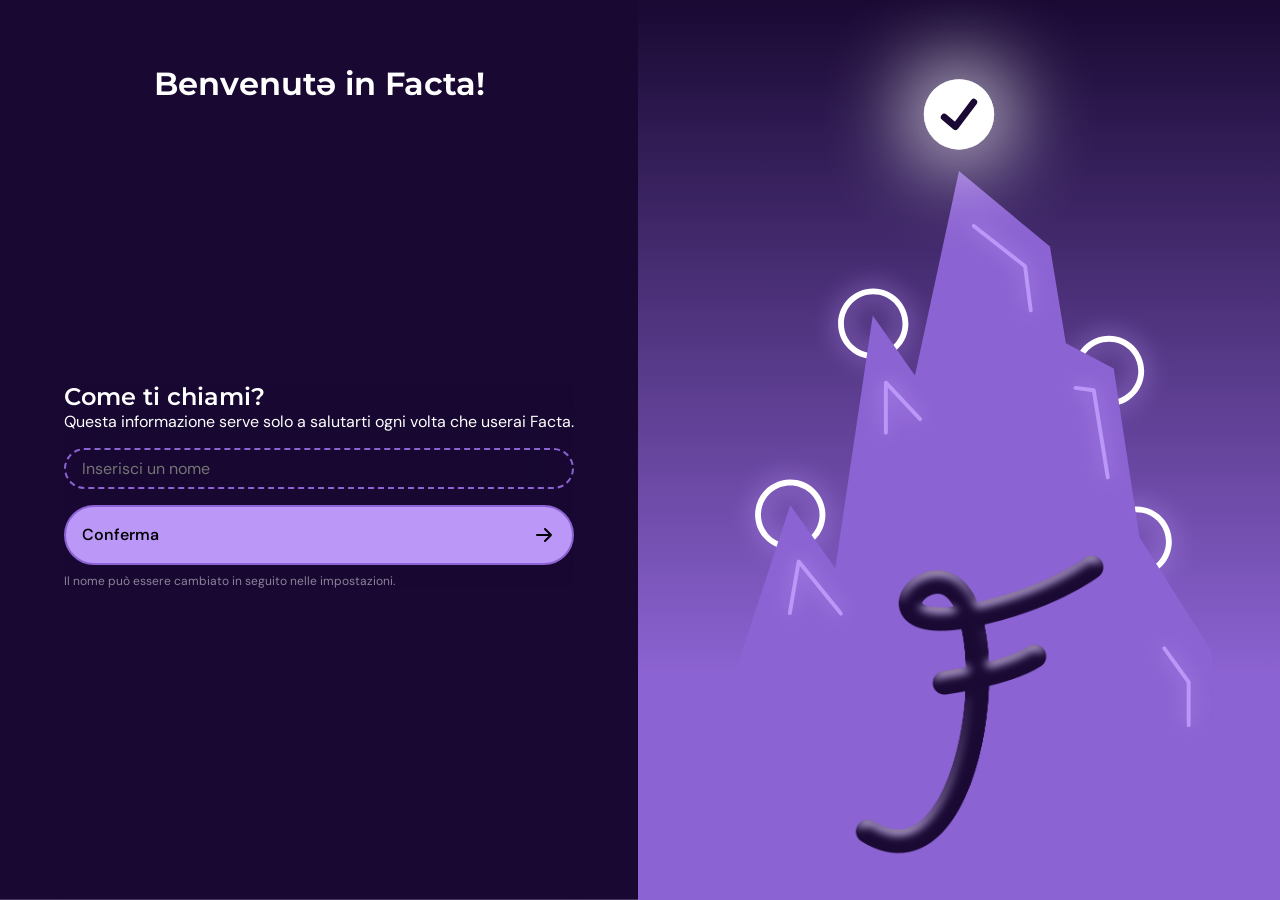
<file: index.html>
<!DOCTYPE html>
<html lang="it">
<head>
    <meta charset="UTF-8">
    <meta name="viewport" content="width=device-width, initial-scale=1.0">
    <title>Facta - Task</title>
    <!-- Change the favicons' name every time i update is so the browser doesn't keep using the old one -->
    <link rel="icon" href="facta favicon.svg" type="image/x-icon"/>
    <!-- Favicon for apple/android (eg: homepage shortcuts) -->
    <link rel="apple-touch-icon" href="facta alternate favicon.png">
    <link rel="icon" type="image/png" href="facta alternate favicon.png">
    <link rel="stylesheet" href="style.css">
    <link rel="preconnect" href="https://fonts.googleapis.com">
    <link rel="preconnect" href="https://fonts.gstatic.com" crossorigin>
    <!--Montserrat-->
    <link href="https://fonts.googleapis.com/css2?family=Montserrat:ital,wght@0,100..900;1,100..900&family=Space+Mono:ital,wght@0,400;0,700;1,400;1,700&display=swap" rel="stylesheet">
    <!--DM Sans-->
    <link href="https://fonts.googleapis.com/css2?family=DM+Sans:ital,opsz,wght@0,9..40,100..1000;1,9..40,100..1000&family=Montserrat:ital,wght@0,100..900;1,100..900&family=Space+Mono:ital,wght@0,400;0,700;1,400;1,700&display=swap" rel="stylesheet">
</head>
<body id="indexPage">
    <div class="bar bar-top" id="barTop">
        <div id="greetEncourageDiv">
            <h1><span id="greeting">Se vedi questo testo qualcosa è andato storto :D</span><span id="name"></span>,</h1>
            <span id="encouragement">Comincia a completare le tue task!</span>
        </div>
    </div>

    <div class="main" id="taskView"></div>
    <div class="main" style="display: none; gap: 16px; padding-top: 32px;" id="emptyListView">
        <div class="box box-danger" style="background: linear-gradient(color-mix(in srgb, var(--danger) 25%, transparent), transparent);">
            <p>Le task vengono salvate localmente e non sono sincronizzate con altri dispositivi, nessuno può accedervi.</p>
            <p style="color: var(--danger); margin-top: -8px;">Cancellando la cronologia è possibile che i dati vengano eliminati.</p>
        </div>
        <div class="box box-empty">
            <p style="color: var(--accent);">Aggiungi una task per visualizzarla qui</p>
        </div>
    </div>

    <div class="bar bar-bottom" style="flex-direction: row;" id="barBottom">
        <button class="button button-primary" id="buttonTaskNew">
            <span>Aggiungi una task</span>
            <span style="display: flex;"><img src="assets/plus primary.svg" alt=""></span>
        </button>
        <!-- A real form: the return key on mobile keyboards submits it natively (implicit submission) -->
        <form style="flex: 1; display: none; flex-direction: column;" id="inputTaskNewDiv" autocomplete="off">
            <input type="text" id="inputTaskNew" placeholder="Inserisci la task" enterkeyhint="send">
            <span class="text-info" style="color: var(--danger-accent); margin-top: 4px; display: none;" id="errorTaskEmpty">La task è vuota! Prova a scrivere qualcosa.</span>
        </form>
        <button class="button button-secondary" id="buttonSettings">
            <img src="assets/settings secondary.svg" alt="Apri le impostazioni">
        </button>
        <button class="button button-secondary" style="display: none;" id="buttonTaskCancel">
            <img src="assets/cancel secondary.svg" alt="Annulla inserimento task">
        </button>
    </div>

    <script src="taskStore.js"></script>
    <script src="index.js"></script>
</body>
</html>
</file>
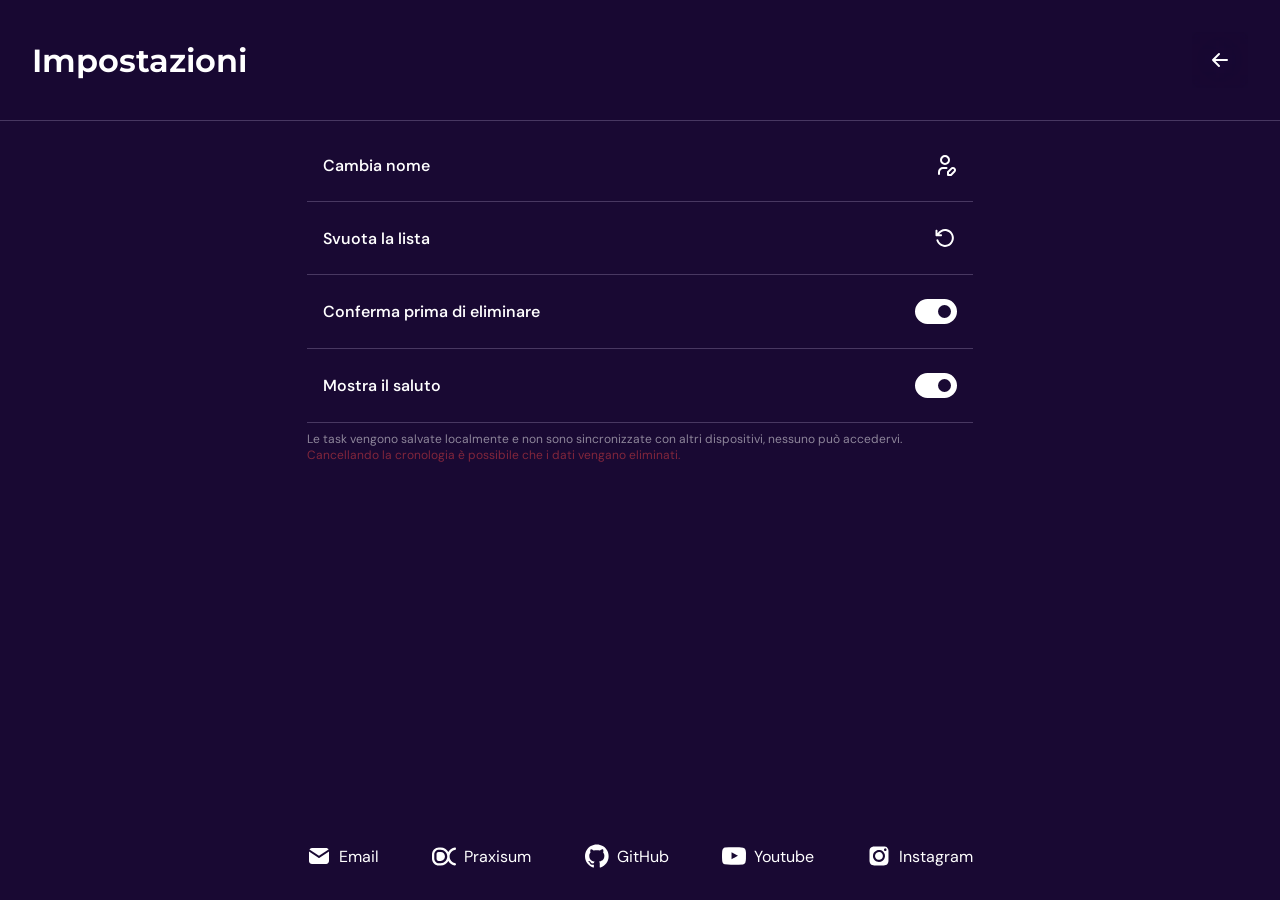
<file: settings.html>
<!DOCTYPE html>
<html lang="it">
<head>
    <meta charset="UTF-8">
    <meta name="viewport" content="width=device-width, initial-scale=1.0">
    <title>Facta - Impostazioni</title>
    <!-- Change the favicons' name every time i update is so the browser doesn't keep using the old one -->
    <link rel="icon" href="facta favicon.svg" type="image/x-icon"/>
    <!-- Favicon for apple/android (eg: homepage shortcuts) -->
    <link rel="apple-touch-icon" href="facta alternate favicon.png">
    <link rel="icon" type="image/png" href="facta alternate favicon.png">
    <link rel="stylesheet" href="style.css">
    <link rel="preconnect" href="https://fonts.googleapis.com">
    <link rel="preconnect" href="https://fonts.gstatic.com" crossorigin>
    <!--Montserrat-->
    <link href="https://fonts.googleapis.com/css2?family=Montserrat:ital,wght@0,100..900;1,100..900&family=Space+Mono:ital,wght@0,400;0,700;1,400;1,700&display=swap" rel="stylesheet">
    <!--DM Sans-->
    <link href="https://fonts.googleapis.com/css2?family=DM+Sans:ital,opsz,wght@0,9..40,100..1000;1,9..40,100..1000&family=Montserrat:ital,wght@0,100..900;1,100..900&family=Space+Mono:ital,wght@0,400;0,700;1,400;1,700&display=swap" rel="stylesheet">
</head>
<body id="settingsPage">
    <div class="bar bar-top" id="barTop">
        <h1>Impostazioni</h1>
    </div>

    <div class="main" style="gap: 8px;">
        <button class="button button-tertiary-text" id="buttonNameChange">
            <span>Cambia nome</span>
            <span style="display: flex;"><img src="assets/name-edit tertiary.svg" alt=""></span>
        </button>
        <hr>
        <button class="button button-tertiary-text" id="buttonListClear">
            <span>Svuota la lista</span>
            <span style="display: flex;"><img src="assets/reset tertiary.svg" alt=""></span>
        </button>
        <hr>
        <div class="div-toggle">
            <p>Conferma prima di eliminare</p>
            <label class="label-toggle">
                <input type="checkbox" id="toggleDeleteConfirm">
                <span class="input-slider">
                </span>
            </label>
        </div>
        <hr>
        <div class="div-toggle">
            <p>Mostra il saluto</p>
            <label class="label-toggle">
                <input type="checkbox" id="toggleGreeting">
                <span class="input-slider">
                </span>
            </label>
        </div>
        <hr>
        <p class="text-info">Le task vengono salvate localmente e non sono sincronizzate con altri dispositivi, nessuno può accedervi.</p>
        <p class="text-info" style="color: var(--danger); margin-top: -8px;">Cancellando la cronologia è possibile che i dati vengano eliminati.</p>
    </div>

    <footer>
        <div class="div-footer">
            <a href="https://www.praxisum.it/">
                <img src="assets/praxisum tertiary.svg" alt="">
                <span class="span-link">Praxisum</span>
            </a>
            <a href="https://github.com/GitAlexein/Facta">
                <img src="assets/github tertiary.svg" alt="">
                <span class="span-link">GitHub</span>
            </a>
            <a href="https://www.youtube.com/@praxisum.design/">
                <img src="assets/youtube.svg" alt="">
                <span class="span-link">Youtube</span>
            </a>
        </div>
        <div class="div-footer">
            <a href="https://www.instagram.com/praxisum.design/">
                <img src="assets/instagram.svg" alt="">
                <span class="span-link">Instagram</span>
            </a>
            <a href="mailto:hellopraxisum@protonmail.com">
                <img src="assets/email tertiary.svg" alt="">
                <span class="span-link">Email</span>
            </a>
        </div>
    </footer>

    <div class="bar bar-bottom" id="barBottom">
        <button class="button button-tertiary-text" id="buttonBack">
            <span>Indietro</span>
            <span style="display: flex;"><img src="assets/arrow tertiary.svg" alt="" style="rotate: 180deg;"></span>
        </button>
    </div>

    <script src="taskStore.js"></script>
    <script src="settings.js"></script>
</body>
</html>
</file>
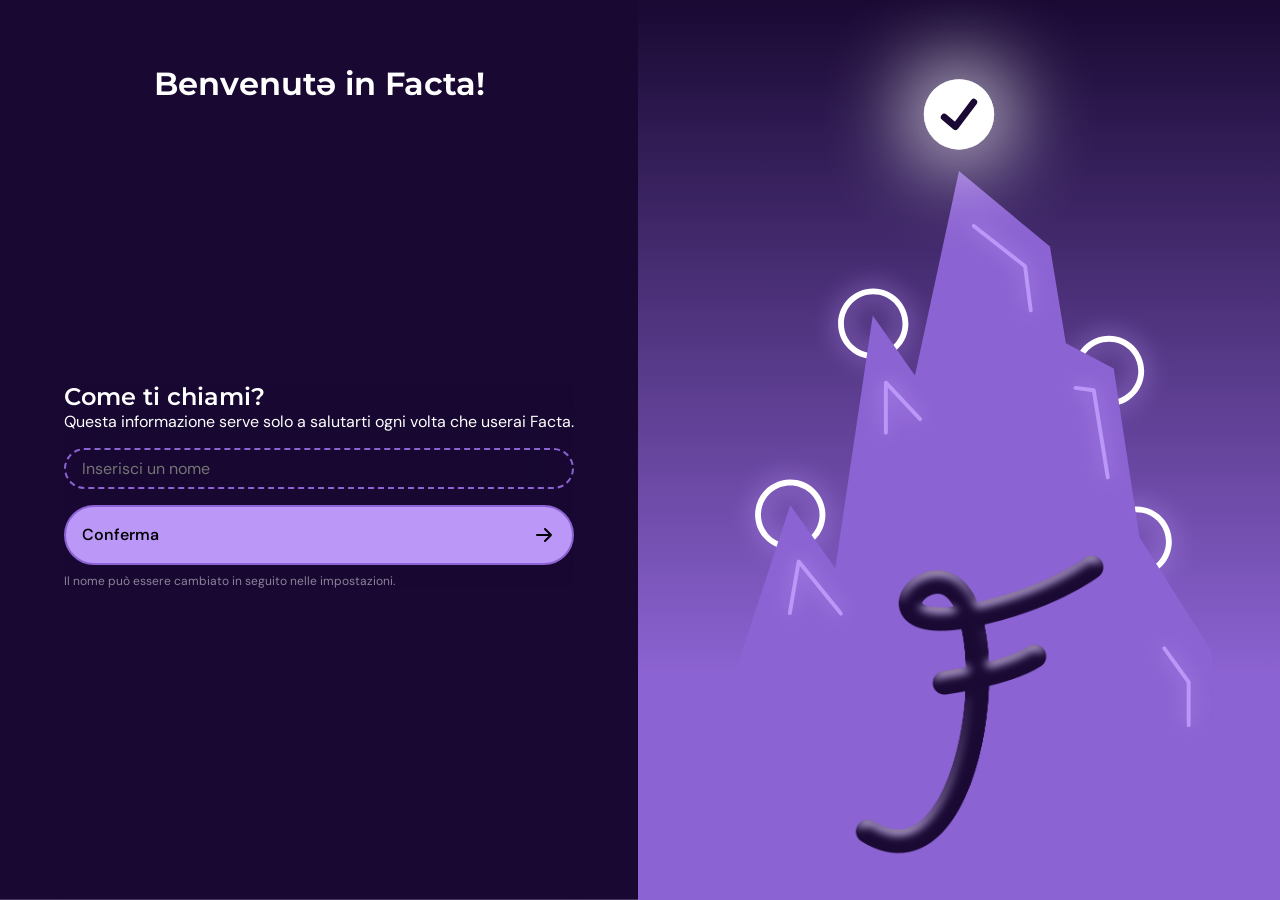
<file: welcome.html>
<!DOCTYPE html>
<html lang="it">
<head>
    <meta charset="UTF-8">
    <meta name="viewport" content="width=device-width, initial-scale=1.0">
    <title>Facta - Benvenutə!</title>
    <!-- Change the favicons' name every time i update is so the browser doesn't keep using the old one -->
    <link rel="icon" href="facta favicon.svg" type="image/x-icon"/>
    <!-- Favicon for apple/android (eg: homepage shortcuts) -->
    <link rel="apple-touch-icon" href="facta alternate favicon.png">
    <link rel="icon" type="image/png" href="facta alternate favicon.png">
    <link rel="stylesheet" href="style.css">
    <link rel="preconnect" href="https://fonts.googleapis.com">
    <link rel="preconnect" href="https://fonts.gstatic.com" crossorigin>
    <!--Montserrat-->
    <link href="https://fonts.googleapis.com/css2?family=Montserrat:ital,wght@0,100..900;1,100..900&family=Space+Mono:ital,wght@0,400;0,700;1,400;1,700&display=swap" rel="stylesheet">
    <!--DM Sans-->
    <link href="https://fonts.googleapis.com/css2?family=DM+Sans:ital,opsz,wght@0,9..40,100..1000;1,9..40,100..1000&family=Montserrat:ital,wght@0,100..900;1,100..900&family=Space+Mono:ital,wght@0,400;0,700;1,400;1,700&display=swap" rel="stylesheet">
</head>
<body id="welcomePage">
    <div class="bar bar-top" id="barTop">
        <h1>Benvenutə in Facta!</h1>
    </div>

   <div class="illustration" style="background: linear-gradient(to top, #8C63D2 25%, #190933);" id="welcomeIllustration">
        <img src="assets/welcome illustration.svg" alt="" style="flex: 1; height: 100%;">
   </div>

    <div class="bar bar-bottom" style= "gap: 16px;" id="barBottom">
        <span><h2>Come ti chiami?</h2></span>
        <span style="margin-top: -16px;">Questa informazione serve solo a salutarti ogni volta che userai Facta.</span>
        <!-- A real form: the return key on mobile keyboards submits it natively (implicit submission) -->
        <form style="width: 100%;" id="formNameNew" autocomplete="off">
            <input type="text" placeholder="Inserisci un nome" id="inputNameNew" enterkeyhint="go">
        </form>
        <button class="button button-primary" style="width: 100%;" id="buttonNameNew">
            <span>Conferma</span>
            <span style="display: flex;"><img src="assets/arrow primary.svg" alt=""></span>
        </button>
        <button class="button button-tertiary-text" style="margin-top: -8px; display: none;" id="buttonSkipName">
            <span>Salta questo passaggio</span>
            <span style="display: flex;"><img src="assets/cancel tertiary.svg" alt=""></span>
        </button>
        <span class="text-info" style="margin-top: -8px;">Il nome può essere cambiato in seguito nelle impostazioni.</span>
    </div>

    <script src="welcome.js"></script>
</body>
</html>
</file>
<file: style.css>
/* -------------------------------- SECTIONS -------------------------------- */
/*     Tokens · Hover · Base · Layout · Task · Checkbox · Buttons · Input     */
/* -------------------------------------------------------------------------- */

* {
    margin: 0;
}

/* --------------------------------- TOKENS --------------------------------- */

:root {
    --bg:           #190933;
    --accent:       #8C63D2;
    --primary:      #BB97F8;
    --secondary:    #41305F;
    --surface:      #D3C1EB40;   /* transparent purple for dividers/highlights */
    --danger:       #E74244;     /* red for actions or messages that require consideration (dangerous/important) */
    --danger-accent:#CF2E30;
    --text:         #ffffff;
}



/* ---------------------------------- HOVER --------------------------------- */

@media (hover: hover) and (pointer: fine) {

    button:hover {
        opacity: 50%;
    }

    /* Scale up slightly instead of just dimming */
    .button-tertiary-text:hover, .button-tertiary-icon:hover {
        background-color: var(--surface);
    }

    .task-text:hover {
        padding: 8px;
        background-color: var(--surface);
    }

    .label-checkbox:hover {
        opacity: 50%;
        transform: scale(1.2);
    }

    .label-toggle:hover .input-slider::before {
        transform: scale(1.2);
    }

    .label-toggle:hover input:checked ~ .input-slider::before {
        transform: translateX(17px) scale(1.2);
    }

    a:hover {
        transform: scale(1.2);
    }
}



/* ---------------------------------- BASE ---------------------------------- */

body {
    height: 100dvh;
    margin: 0;
    display: flex;
    flex-direction: column;
    background-color: var(--bg);
    font-family: "DM Sans", sans-serif;
    font-size: 16px;
    color: var(--text);
}

footer {
    display: grid;
    grid-template-columns: 1fr 1fr;
    align-items: start;
    justify-content: space-between;
    padding: 32px;
    gap: 48px;
}

h1, h2, h3, h4, h5, h6 {
    font-family: "Montserrat", sans-serif;
    margin: 0;
}

h1 { font-weight: 650; }
h2 { font-weight: 600; }


.span-link {
    display: flex;
    align-items: center;
    justify-content: center;
}

a {
    display: flex;
    gap: 8px;
    text-decoration: none;
    color: var(--text);
    transition: ease 150ms;
}

.text-info {
    font-size: 12px;
    opacity: 50%;
}



/* --------------------------------- LAYOUT --------------------------------- */

.div-footer {
    display: flex;
    flex-direction: column;
    align-items: start;
    justify-content: center;
    gap: 16px;
}

/* Sticky header and footer bars shared by .bar-top and .bar-bottom */
.bar {
    position: sticky;
    z-index: 10;
    backdrop-filter: blur(32px);
    display: flex;
    flex-direction: column;
    align-items: start;
    background-color: color-mix(in srgb, var(--bg) 50%, transparent);
    transition: ease 300ms;
}

.bar-top {
    top: 0;
    padding: 16px 32px 16px 32px;
    border-bottom: 1px solid var(--surface);
}


.bar-bottom {
    bottom: 0;
    padding: 16px 32px 16px 32px;
    border-top: 1px solid var(--surface);
    gap: 8px;
}

/* Scrollable area between the two bars */
.main {
    display: flex;
    flex-direction: column;
    flex: 1;
    padding: 16px 32px 32px 32px;
}

/* box to show a message */
.box {
    display: flex;
    flex-direction: column;
    gap: 16px;
    border-radius: 16px;
    padding: 16px;
}

/* dashed red borders */
.box-danger {
    background-color: color-mix(in srgb, var(--danger) 25%, transparent);
    border: 2px solid var(--danger-accent);
    height: fit-content;
}

/* dashed borders */
.box-empty {
    background-image: url("data:image/svg+xml,%3csvg width='100%25' height='100%25' xmlns='http://www.w3.org/2000/svg'%3e%3crect width='100%25' height='100%25' fill='none' rx='16' ry='16' stroke='%238C63D2FF' stroke-width='3' stroke-dasharray='6%2c 12' stroke-dashoffset='0' stroke-linecap='square'/%3e%3c/svg%3e");
    flex: 1;
    align-items: center;
    justify-content: center;
}

.div-toggle {
    display: flex;
    justify-content: space-between;
    align-items: center;
    padding: 16px;
    font-weight: 550;
}

.illustration {
    display: flex;
    flex: 1;
    min-height: 0;
    padding: 0;
    transition: 300ms ease;
}

hr {
    height: 1px;
    border: none;
    background: var(--surface);
    width: 100%;
    color: var(--surface);
}



/* ---------------------------------- TASK ---------------------------------- */

/* Single task row */
.task {
    display: flex;
    padding-top: 16px;
    padding-bottom: 16px;
    gap: 8px;
    align-items: center;
    border-bottom: 1px solid var(--surface);
}

/* Tappable text — highlights on press, struck through when done */
.task-text {
    flex: 1;
    border-radius: 16px;
    cursor: pointer;
    transition: ease 150ms;
}

.task-text:active {
    padding: 8px;
    background-color: var(--surface);
    transform: scale(0.95);
}

.task:has(.task-checkbox:checked) .task-text {
    text-decoration: line-through;
    opacity: 50%;
}



/* -------------------------------- CHECKBOX -------------------------------- */

/* <label> wrapper that sizes the icon and handles press animation */
label {
    display: flex;
    align-items: center;
    cursor: pointer;
    transition: ease 150ms;
}

.label-toggle input:checked ~ .input-slider::before { transform: translateX(17px); background: var(--bg); }
.label-toggle input:checked ~ .input-slider         { background: white;                                }

.label-checkbox:active {
    transform: scale(0.9);
}

/* Native checkbox is hidden — state drives the SVG icons below */
input[type="checkbox"] {
    display: none;
}

.checkbox-icon.done                          { display: none;  }
.task-checkbox:checked ~ .checkbox-icon.todo { display: none;  }
.task-checkbox:checked ~ .checkbox-icon.done { display: block; }



/* --------------------------------- BUTTONS -------------------------------- */

/* Base — shared by all three variants */
.button {
    box-sizing: border-box;
    display: flex;
    justify-content: space-between;
    align-items: center;
    border-radius: 99px;
    border: 2px solid var(--accent);
    padding: 16px;
    cursor: pointer;
    transition: ease 75ms;
    user-select: none;
    font-family: inherit;
    font-size: inherit;
    font-weight: 550;
}

/* filled + border */
.button-primary {
    flex: 1;
    background-color: var(--primary);
    color: black;
}

/* border only, no background */
.button-secondary {
    width: fit-content;
    background-color: transparent;
}

.button-secondary:active {
    background-color: var(--secondary);
}

/* no border, no background */
.button-tertiary-text {
    background: transparent;
    border: none;
    color: var(--text);
    width: 100%;
}

/* icon-only */
.button-tertiary-icon {
    background: transparent;
    border: none;
    color: var(--text);
    padding: 8px;
    font: inherit;
}

button:active {
    opacity: 50%;
    transform: scale(0.95);
}

.button-tertiary-text:active, .button-tertiary-icon:active {
    background-color: var(--surface);
    transform: scale(0.95);
}



/* ---------------------------------- INPUT --------------------------------- */

input {
    box-sizing: border-box;
    width: 100%;
    border-radius: 99px;
    padding: 8px 16px 8px 16px;
    background: transparent;
    border: 2px dashed var(--accent);
    color: var(--text);
    font: inherit;
}

input:focus {
    outline: none;
    border: 2px solid var(--accent);
}

/* New-task input — hidden until the add button is tapped */
#inputTaskNew {
    flex: 1;
    padding: 16px;
    height: 60px;
}

.input-slider {
    position: relative;
    width: 38px;
    height: 21px;
    display: flex;
    border: 2px solid white;
    border-radius: 99px;
    transition: ease 150ms;
}

.input-slider::before {
    content: "";
    position: absolute;
    background: white;
    border-radius: 99px;
    top: 4px;
    left: 4px;
    width: 13px ;
    height: 13px ;
    transition: ease 150ms;
}



/* -------------------------------------------------------------------------- */
/*                               DESKTOP LAYOUT                               */
/* -------------------------------------------------------------------------- */

@media (min-width: 1000px) {

/* --------------------------------- Shared --------------------------------- */

.bar-top {
    padding: 32px;
}

/* ------------------------------ welcome.html ------------------------------ */

#welcomePage {
    flex-direction: row;
}

#welcomePage #barTop {
    padding: 64px;
    gap: 32px;
    align-items: center;
}

#welcomePage #barBottom {
    padding: 0;
    border: none;
    margin: auto;
    gap: 16px;
}

/* ------------------------------- index.html ------------------------------- */

#taskView {
    padding-right: 24%;
    padding-left: 24%;
}

#indexPage #barTop {
    flex-direction: row;
    justify-content: space-between;
}

#indexPage #barBottom {
    padding: 0;
    border: none;
    gap: 16px;
}

#emptyListView {
    padding-left: 24%;
    padding-right: 24%;
}

/* ------------------------------ settings.html ----------------------------- */

#settingsPage .main {
    padding-left: 24%;
    padding-right: 24%;
}

#settingsPage #barTop {
    flex-direction: row;
    justify-content: space-between;
    align-items: center;
}

#settingsPage #barBottom {
    padding: 0;
    border: none;
}

footer .div-footer { display: contents; }

/* Footer: one full-width row of six links, evenly spaced */
footer {
    display: flex;
    justify-content: space-between;
    align-items: center;
    padding-left: 24%;
    padding-right: 24%;
}

/* Praxisum · Github · Youtube · Instagram · Email */
footer .div-footer:nth-child(1) a:nth-child(1) { order: 1; }
footer .div-footer:nth-child(1) a:nth-child(2) { order: 2; }
footer .div-footer:nth-child(1) a:nth-child(3) { order: 3; }
footer .div-footer:nth-child(2) a:nth-child(1) { order: 4; }
footer .div-footer:nth-child(2) a:nth-child(3) { order: 6; }
}
</file>
